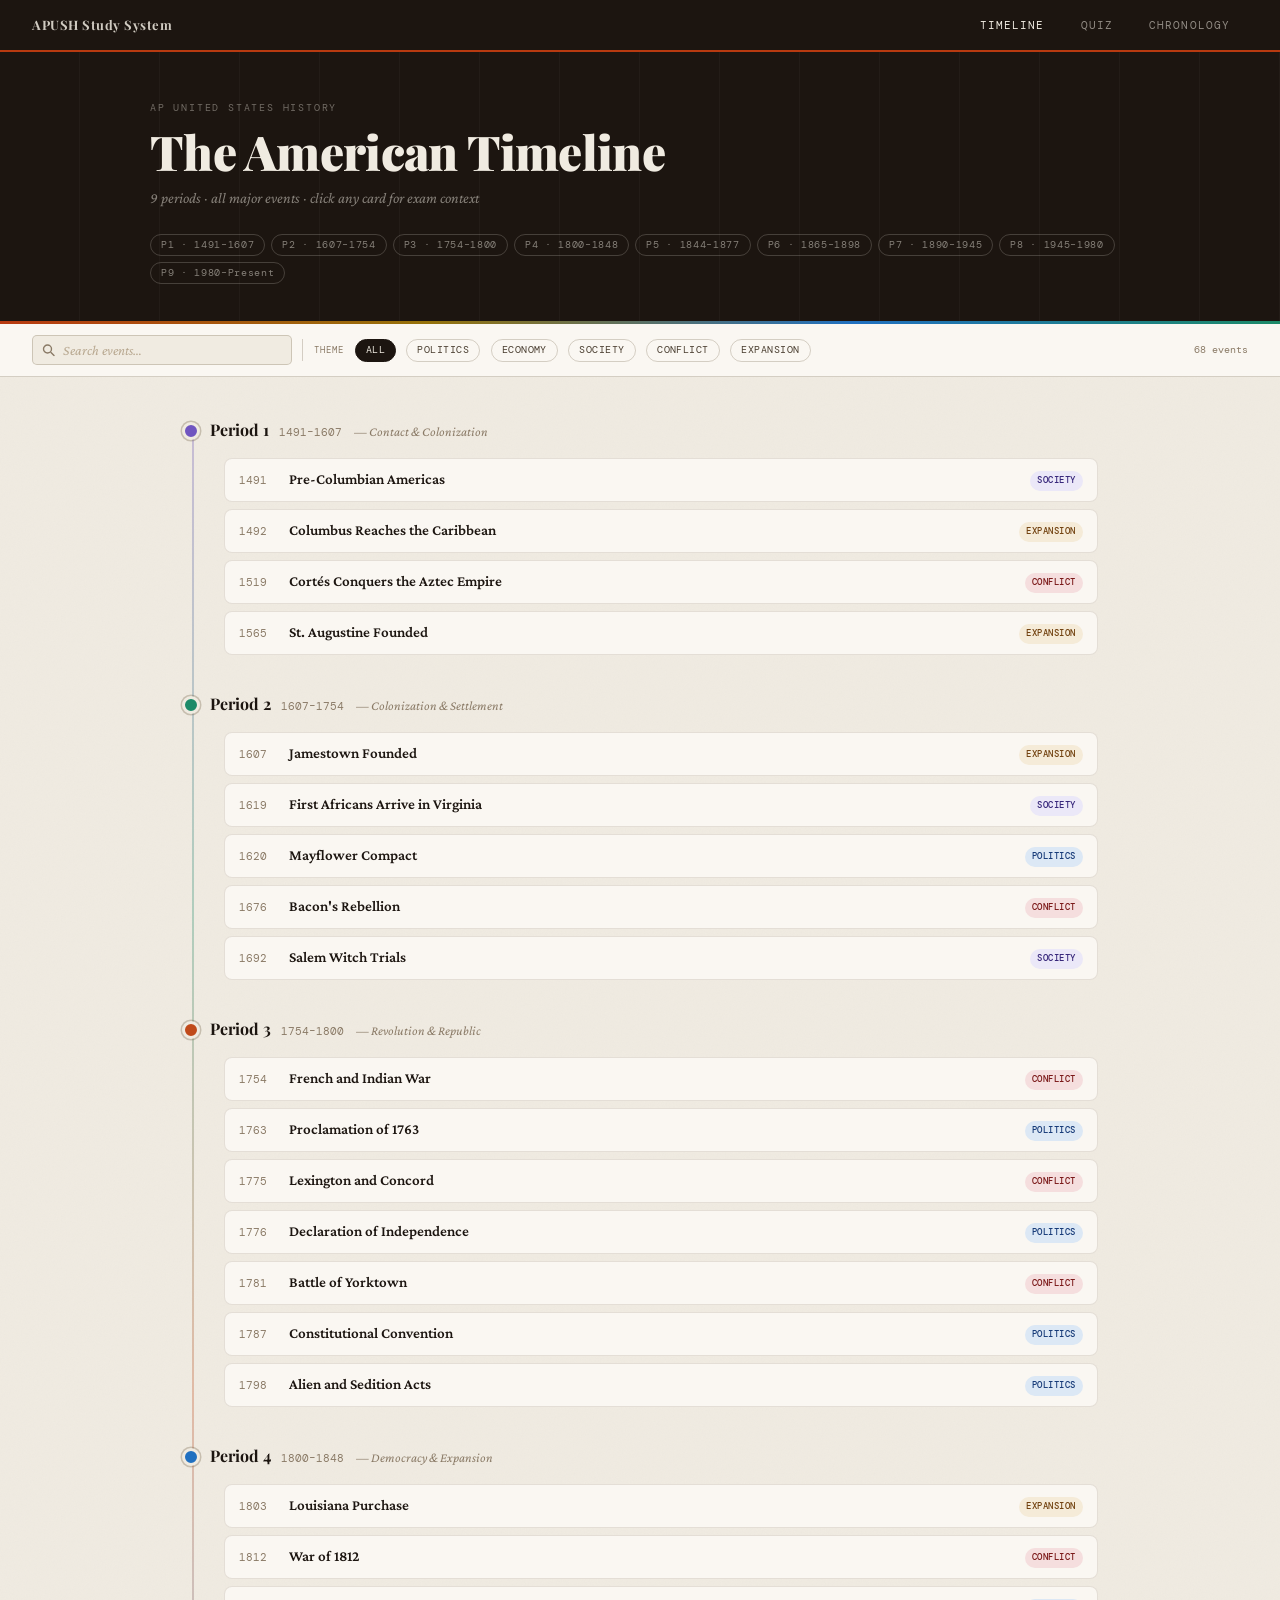
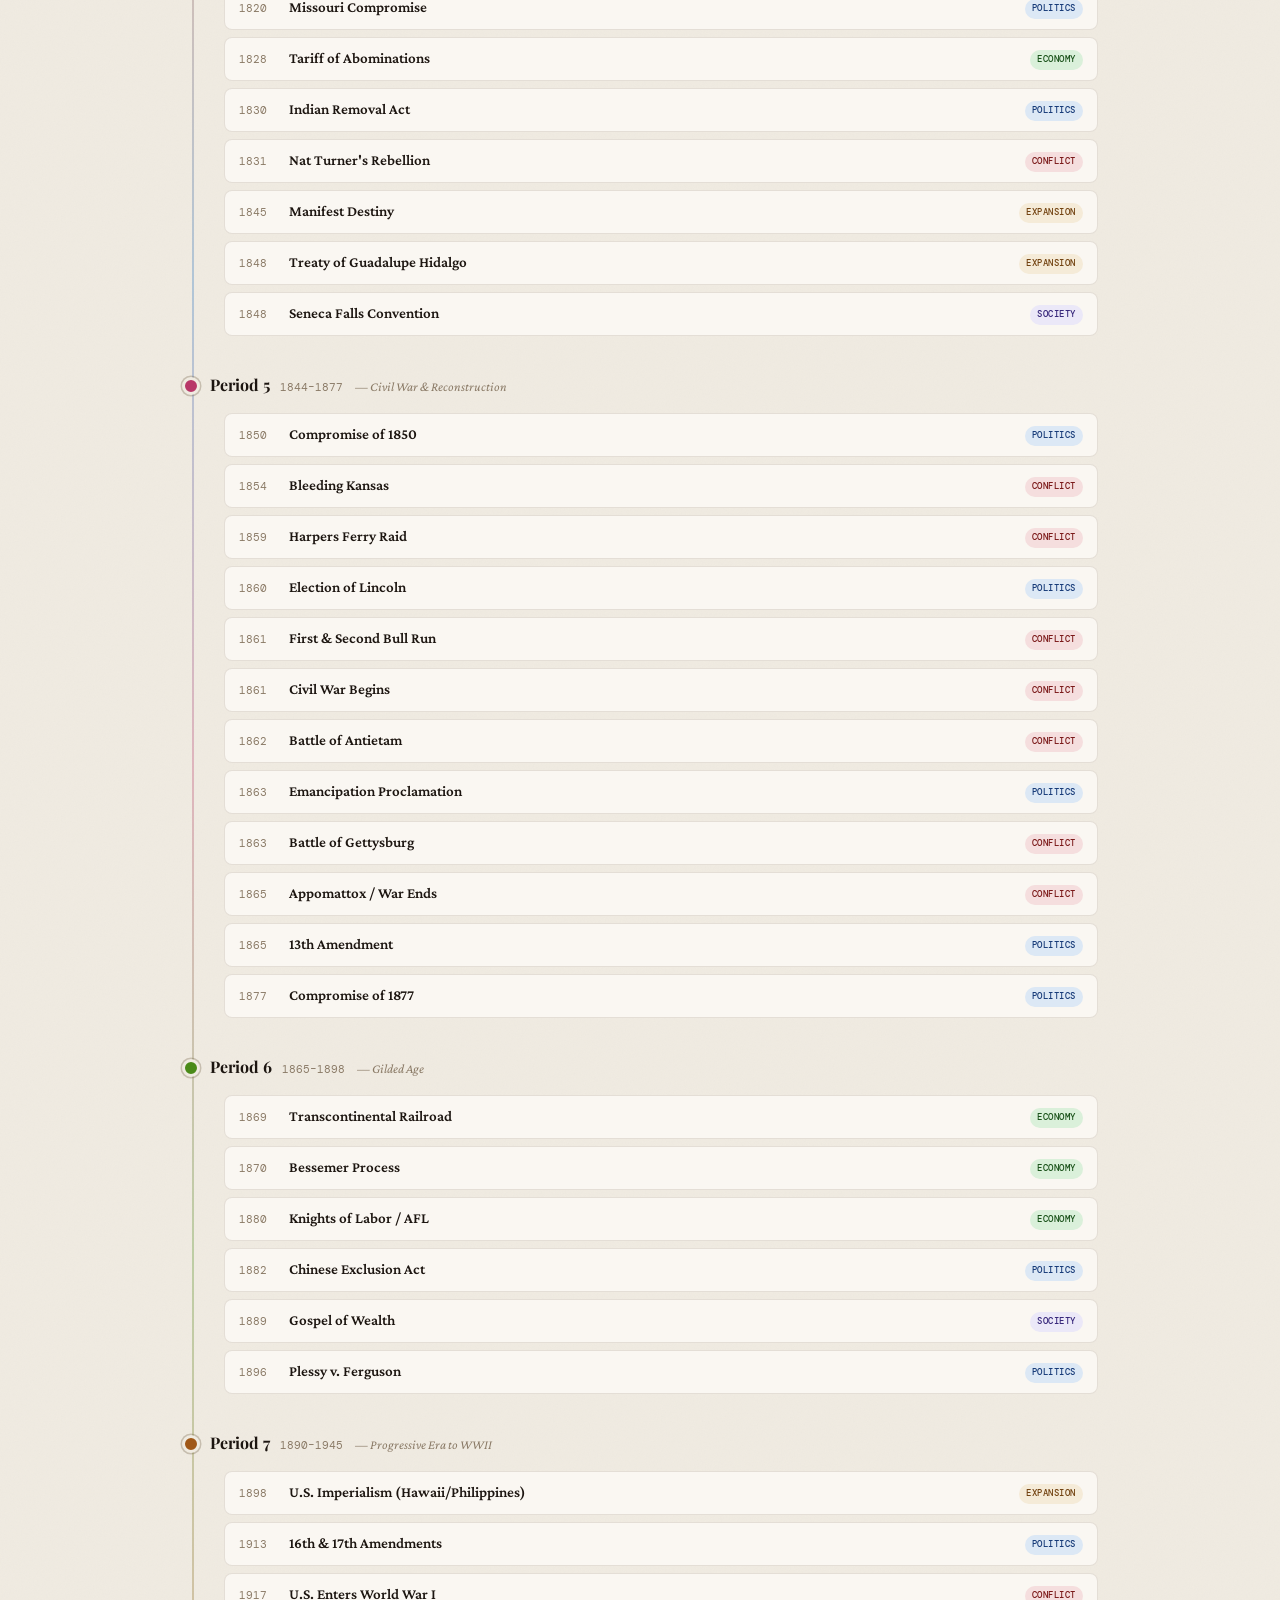
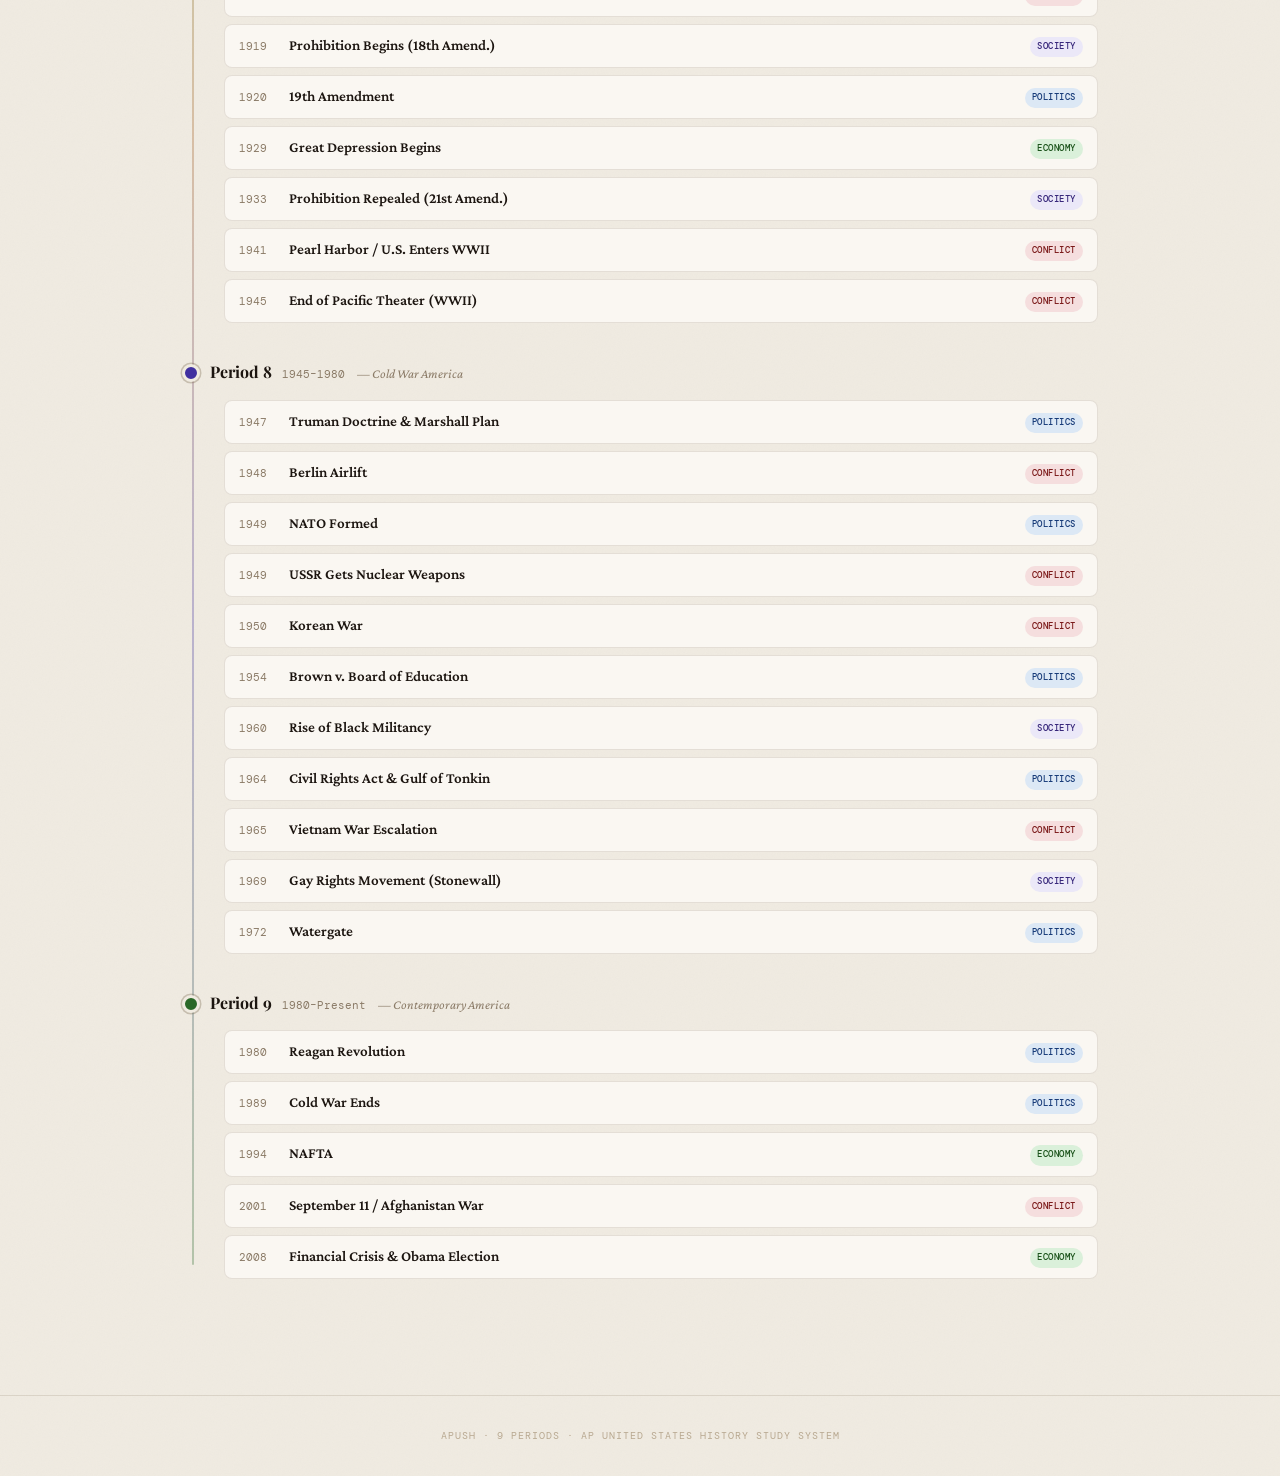
<file: index.html>
<!DOCTYPE html>
<html lang="en">

<head>
  <meta charset="UTF-8">
  <meta name="viewport" content="width=device-width, initial-scale=1.0">
  <title>APUSH Timeline</title>
  <link rel="stylesheet" href="style.css">
</head>

<body>

  <!-- NAV -->
  <nav class="nav">
    <span class="nav-brand">APUSH Study System</span>
    <a href="index.html" class="active">Timeline</a>
    <a href="quiz.html">Quiz</a>
    <a href="chronology.html">Chronology</a>
  </nav>

  <!-- HEADER -->
  <header class="page-header">
    <div class="header-inner">
      <div class="header-eyebrow">AP United States History</div>
      <h1>The American Timeline</h1>
      <p class="header-sub">9 periods · all major events · click any card for exam context</p>
      <div class="period-pills" id="period-pills"></div>
    </div>
  </header>

  <!-- CONTROLS -->
  <div class="controls">
    <div class="search-wrap">
      <svg class="search-icon" width="13" height="13" viewBox="0 0 13 13" fill="none">
        <circle cx="5.5" cy="5.5" r="4" stroke="currentColor" stroke-width="1.4" />
        <path d="M9 9L12 12" stroke="currentColor" stroke-width="1.4" stroke-linecap="round" />
      </svg>
      <input class="search-input" id="srch" type="text" placeholder="Search events…" oninput="render()">
    </div>
    <div class="ctrl-sep"></div>
    <span class="ctrl-label">Theme</span>
    <button class="tag-btn on" data-t="all" onclick="setTag(this)">All</button>
    <button class="tag-btn" data-t="politics" onclick="setTag(this)">Politics</button>
    <button class="tag-btn" data-t="economy" onclick="setTag(this)">Economy</button>
    <button class="tag-btn" data-t="society" onclick="setTag(this)">Society</button>
    <button class="tag-btn" data-t="conflict" onclick="setTag(this)">Conflict</button>
    <button class="tag-btn" data-t="expansion" onclick="setTag(this)">Expansion</button>
    <span class="count-pill" id="count"></span>
  </div>

  <!-- TIMELINE -->
  <main class="main">
    <div class="timeline" id="tl">
      <div class="tl-spine"></div>
    </div>
  </main>

  <!-- MODAL -->
  <div class="overlay" id="overlay" onclick="if(event.target===this)closeModal()">
    <div class="modal" id="modal">
      <div class="modal-bar" id="m-bar"></div>
      <div class="modal-body">
        <button class="modal-close" onclick="closeModal()">×</button>
        <div class="modal-year" id="m-yr"></div>
        <div class="modal-title" id="m-title"></div>
        <div class="modal-desc" id="m-desc"></div>
        <div class="modal-conn">
          <strong>APUSH Connection</strong>
          <span id="m-conn"></span>
        </div>
      </div>
    </div>
  </div>

  <footer>APUSH · 9 Periods · AP United States History Study System</footer>

  <script src="data.js"></script>
  <script>
    const TC = {
      politics: { bg: 'var(--tag-politics-bg)', tx: 'var(--tag-politics-tx)' },
      economy: { bg: 'var(--tag-economy-bg)', tx: 'var(--tag-economy-tx)' },
      society: { bg: 'var(--tag-society-bg)', tx: 'var(--tag-society-tx)' },
      conflict: { bg: 'var(--tag-conflict-bg)', tx: 'var(--tag-conflict-tx)' },
      expansion: { bg: 'var(--tag-expansion-bg)', tx: 'var(--tag-expansion-tx)' },
    };

    // group events by period in order
    const BY_PERIOD = {};
    EVENTS.forEach(e => {
      if (!BY_PERIOD[e.p]) BY_PERIOD[e.p] = [];
      BY_PERIOD[e.p].push(e);
    });

    let activeTag = 'all', activePid = null;

    // Build header period pills
    function buildPills() {
      const c = document.getElementById('period-pills');
      Object.keys(PERIODS).forEach(pid => {
        const p = PERIODS[pid];
        const btn = document.createElement('button');
        btn.className = 'period-pill';
        btn.textContent = `P${pid} · ${p.dates}`;
        btn.dataset.pid = pid;
        btn.onclick = () => {
          activePid = (activePid == pid) ? null : +pid;
          document.querySelectorAll('.period-pill').forEach(b =>
            b.classList.toggle('on', +b.dataset.pid === activePid));
          render();
        };
        c.appendChild(btn);
      });
    }

    function render() {
      const tl = document.getElementById('tl');
      // keep spine, remove old blocks
      const spine = tl.querySelector('.tl-spine');
      tl.innerHTML = '';
      tl.appendChild(spine);

      const q = document.getElementById('srch').value.toLowerCase().trim();
      let total = 0;

      Object.keys(PERIODS).forEach((pid, pi) => {
        const p = PERIODS[pid];
        const events = (BY_PERIOD[pid] || []).filter(e => {
          const tagOk = activeTag === 'all' || e.tag === activeTag;
          const pidOk = activePid === null || activePid == pid;
          const srchOk = !q || e.title.toLowerCase().includes(q) || e.desc.toLowerCase().includes(q) || String(e.year).includes(q);
          return tagOk && pidOk && srchOk;
        });
        if (!events.length) return;
        total += events.length;

        const block = document.createElement('div');
        block.className = 'period-block anim';
        block.style.animationDelay = (pi * .04) + 's';

        const head = document.createElement('div');
        head.className = 'period-header';
        head.innerHTML = `
      <div class="period-dot" style="background:${p.color}"></div>
      <span class="period-label">Period ${pid}</span>
      <span class="period-dates">${p.dates}</span>
      <span class="period-theme">— ${p.theme}</span>
    `;
        block.appendChild(head);

        const list = document.createElement('div');
        list.className = 'ev-list';

        events.sort((a, b) => a.year - b.year).forEach(e => {
          const tc = TC[e.tag] || { bg: '#eee', tx: '#555' };
          const card = document.createElement('div');
          card.className = 'ev-card';
          card.innerHTML = `
        <span class="ev-year">${e.year}</span>
        <span class="ev-name">${e.title}</span>
        <span class="ev-tag" style="background:${tc.bg};color:${tc.tx}">${e.tag}</span>
      `;
          card.onclick = () => openModal(e, p.color);
          list.appendChild(card);
        });

        block.appendChild(list);
        tl.appendChild(block);
      });

      if (!total) {
        const em = document.createElement('div');
        em.className = 'empty-state';
        em.textContent = 'No events match your search or filters.';
        tl.appendChild(em);
      }
      document.getElementById('count').textContent = total + ' event' + (total === 1 ? '' : 's');
    }

    function setTag(el) {
      activeTag = el.dataset.t;
      document.querySelectorAll('.tag-btn').forEach(b => b.classList.toggle('on', b.dataset.t === activeTag));
      render();
    }

    function openModal(e, color) {
      document.getElementById('m-bar').style.background = color;
      document.getElementById('m-yr').textContent = e.year;
      document.getElementById('m-title').textContent = e.title;
      document.getElementById('m-desc').textContent = e.desc;
      document.getElementById('m-conn').textContent = e.conn;
      document.getElementById('overlay').classList.add('open');
    }

    function closeModal() {
      document.getElementById('overlay').classList.remove('open');
    }

    document.addEventListener('keydown', e => { if (e.key === 'Escape') closeModal(); });

    buildPills();
    render();
  </script>
</body>

</html>
</file>
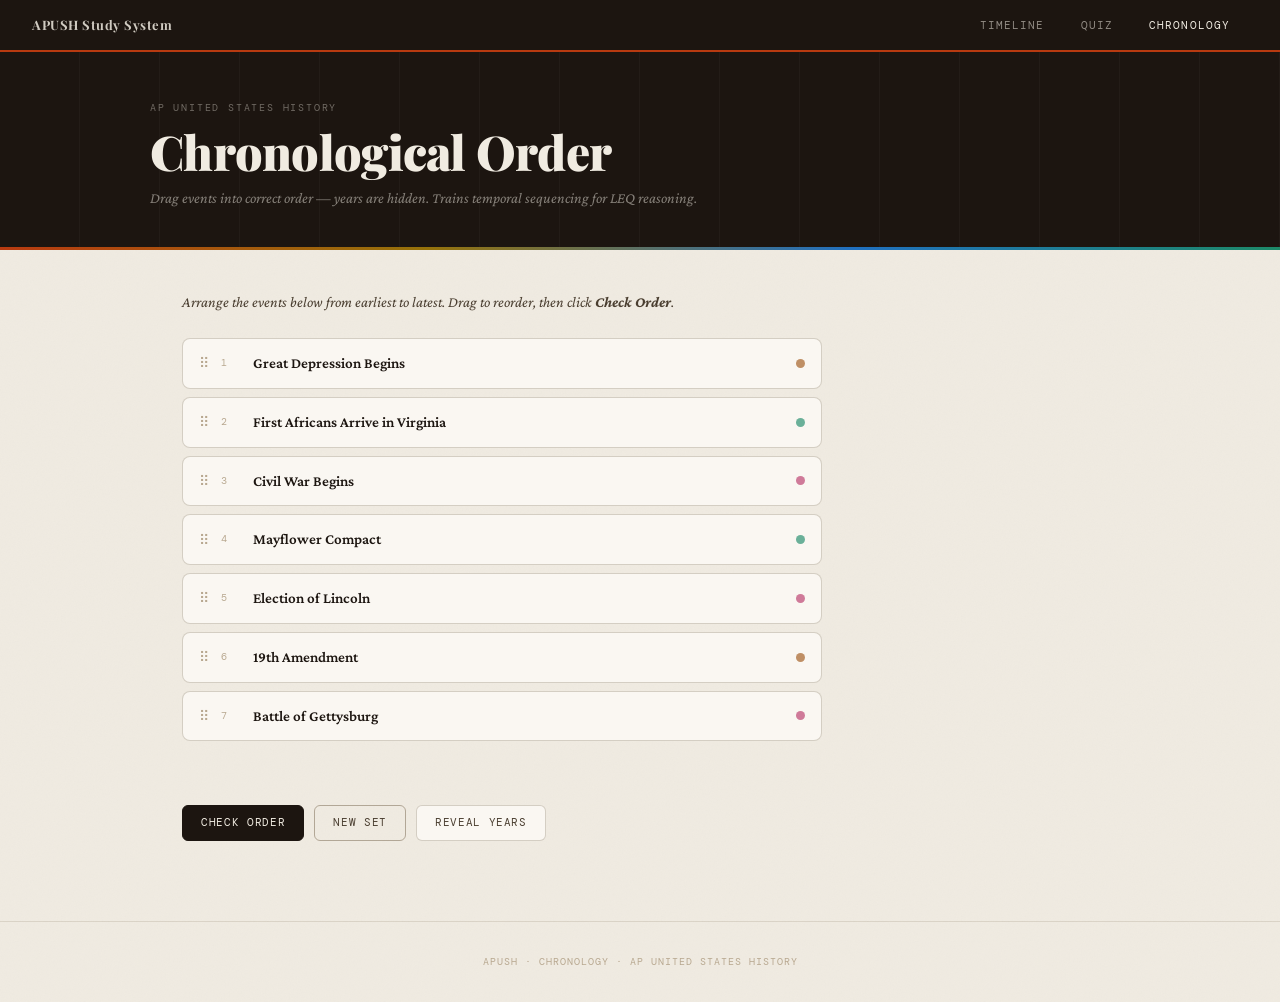
<file: chronology.html>
<!DOCTYPE html>
<html lang="en">

<head>
    <meta charset="UTF-8">
    <meta name="viewport" content="width=device-width, initial-scale=1.0">
    <title>APUSH Chronology</title>
    <link rel="stylesheet" href="style.css">
</head>

<body>

    <!-- NAV -->
    <nav class="nav">
        <span class="nav-brand">APUSH Study System</span>
        <a href="index.html">Timeline</a>
        <a href="quiz.html">Quiz</a>
        <a href="chronology.html" class="active">Chronology</a>
    </nav>

    <!-- HEADER -->
    <header class="page-header">
        <div class="header-inner">
            <div class="header-eyebrow">AP United States History</div>
            <h1>Chronological Order</h1>
            <p class="header-sub">Drag events into correct order — years are hidden. Trains temporal sequencing for LEQ
                reasoning.</p>
        </div>
    </header>

    <!-- MAIN -->
    <main class="main">

        <p class="chrono-instructions" id="instructions">
            Arrange the events below from <em>earliest to latest</em>. Drag to reorder, then click <strong>Check
                Order</strong>.
        </p>

        <div class="chrono-list" id="chrono-list"></div>

        <div class="chrono-result" id="result"></div>

        <div class="chrono-actions">
            <button class="btn btn-primary" onclick="check()">Check Order</button>
            <button class="btn btn-secondary" onclick="newSet()">New Set</button>
            <button class="btn btn-ghost" onclick="reveal()">Reveal Years</button>
        </div>

    </main>

    <footer>APUSH · Chronology · AP United States History</footer>

    <script src="data.js"></script>
    <script>
        let set = [];
        let revealed = false;
        let dragSrc = null;

        const PCOLORS = Object.fromEntries(
            Object.entries(PERIODS).map(([k, v]) => [k, v.color])
        );

        function newSet() {
            revealed = false;
            const pool = [...EVENTS].sort(() => Math.random() - 0.5).slice(0, 7);
            // shuffle so they're NOT in order
            set = pool.sort(() => Math.random() - 0.5);
            document.getElementById('result').textContent = '';
            render();
        }

        function render() {
            const list = document.getElementById('chrono-list');
            list.innerHTML = '';

            set.forEach((e, i) => {
                const item = document.createElement('div');
                item.className = 'chrono-item';
                item.draggable = true;
                item.dataset.idx = i;

                const periodColor = PCOLORS[e.p] || '#888';

                item.innerHTML = `
      <span class="drag-handle">⠿</span>
      <span class="chrono-num">${i + 1}</span>
      <span class="chrono-name">${e.title}${revealed ? ' <em style="font-family:\'DM Mono\',monospace;font-size:10px;color:var(--ink-3);font-style:normal;">(${e.year})</em>' : ''}</span>
      <span class="chrono-period-dot" style="background:${periodColor}" title="Period ${e.p}"></span>
    `;

                // Drag events
                item.addEventListener('dragstart', onDragStart);
                item.addEventListener('dragover', onDragOver);
                item.addEventListener('drop', onDrop);
                item.addEventListener('dragend', onDragEnd);
                item.addEventListener('dragleave', onDragLeave);

                list.appendChild(item);
            });
        }

        function onDragStart(e) {
            dragSrc = this;
            this.classList.add('dragging');
            e.dataTransfer.effectAllowed = 'move';
            e.dataTransfer.setData('text/plain', this.dataset.idx);
        }

        function onDragOver(e) {
            e.preventDefault();
            e.dataTransfer.dropEffect = 'move';
            if (this !== dragSrc) this.classList.add('drag-over');
        }

        function onDragLeave() {
            this.classList.remove('drag-over');
        }

        function onDrop(e) {
            e.preventDefault();
            this.classList.remove('drag-over');
            if (this === dragSrc) return;

            const fromIdx = +dragSrc.dataset.idx;
            const toIdx = +this.dataset.idx;

            // Reorder set array
            const moved = set.splice(fromIdx, 1)[0];
            set.splice(toIdx, 0, moved);

            // Clear any result styling
            document.getElementById('result').textContent = '';
            render();
        }

        function onDragEnd() {
            document.querySelectorAll('.chrono-item').forEach(el => {
                el.classList.remove('dragging', 'drag-over');
            });
        }

        function check() {
            const items = [...document.querySelectorAll('.chrono-item')];
            const years = items.map(el => {
                const idx = +el.dataset.idx;
                return set[idx] ? set[idx].year : 0;
            });

            // The set array is already reordered by drag, so just get years in current order
            const currentYears = set.map(e => e.year);
            const sortedYears = [...currentYears].sort((a, b) => a - b);

            const isCorrect = JSON.stringify(currentYears) === JSON.stringify(sortedYears);

            const resultEl = document.getElementById('result');

            // Color individual items
            const listItems = document.querySelectorAll('.chrono-item');
            listItems.forEach((el, i) => {
                el.classList.remove('correct-item', 'wrong-item');
                if (currentYears[i] === sortedYears[i]) {
                    el.classList.add('correct-item');
                } else {
                    el.classList.add('wrong-item');
                }
            });

            if (isCorrect) {
                resultEl.style.color = '#2a6a2a';
                resultEl.textContent = '✓ Correct! All events are in chronological order.';
            } else {
                // Count how many are in right position
                const rightCount = currentYears.filter((y, i) => y === sortedYears[i]).length;
                resultEl.style.color = '#8a2020';
                resultEl.textContent = `✗ Not quite — ${rightCount} of ${set.length} events are in the right position. Try again or reveal years.`;
            }
        }

        function reveal() {
            revealed = true;
            render();

            // Re-apply result colors if any
            const resultEl = document.getElementById('result');
            if (resultEl.textContent) check();
        }

        newSet();
    </script>
</body>

</html>
</file>
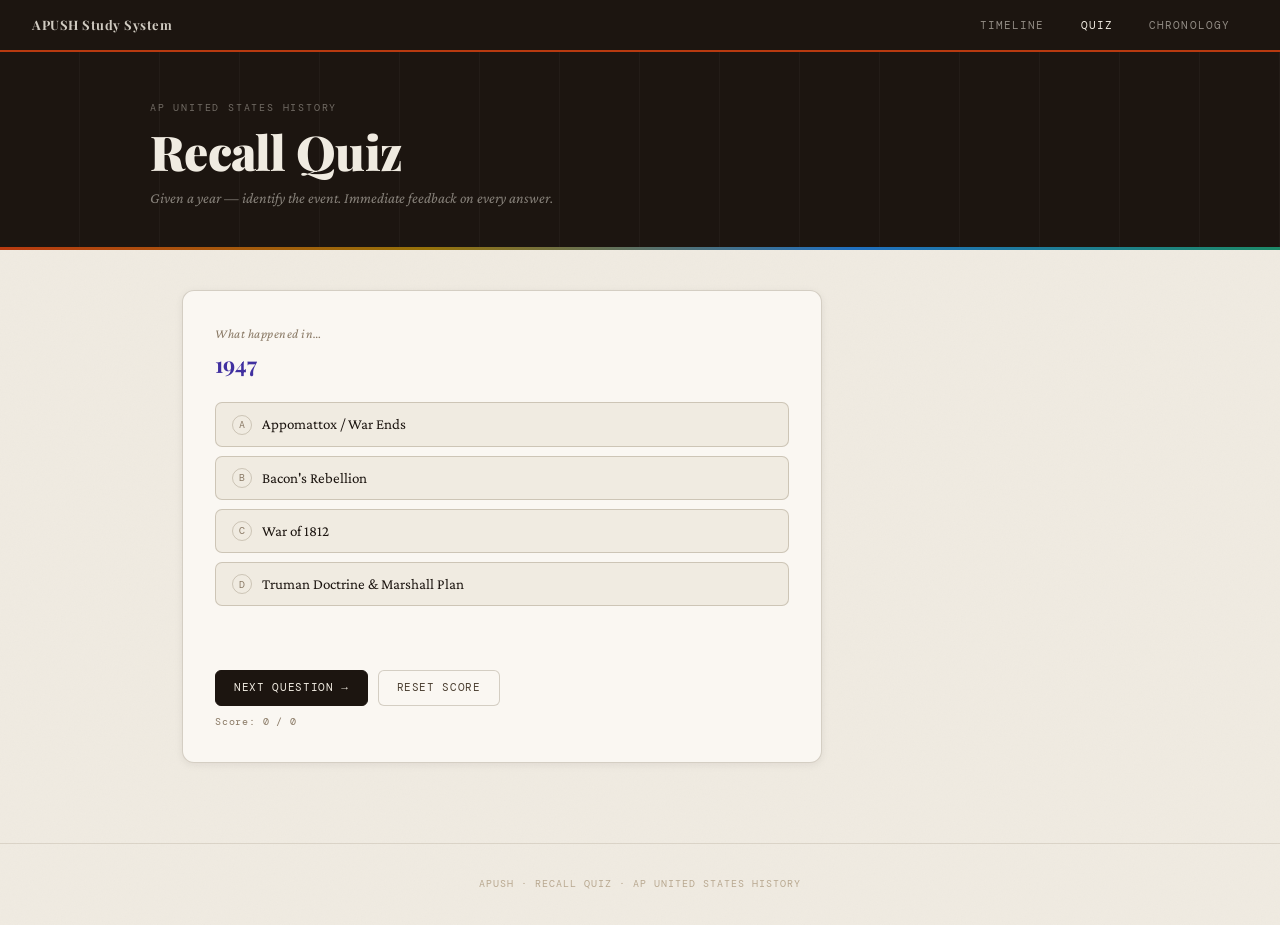
<file: quiz.html>
<!DOCTYPE html>
<html lang="en">

<head>
    <meta charset="UTF-8">
    <meta name="viewport" content="width=device-width, initial-scale=1.0">
    <title>APUSH Quiz</title>
    <link rel="stylesheet" href="style.css">
</head>

<body>

    <!-- NAV -->
    <nav class="nav">
        <span class="nav-brand">APUSH Study System</span>
        <a href="index.html">Timeline</a>
        <a href="quiz.html" class="active">Quiz</a>
        <a href="chronology.html">Chronology</a>
    </nav>

    <!-- HEADER -->
    <header class="page-header">
        <div class="header-inner">
            <div class="header-eyebrow">AP United States History</div>
            <h1>Recall Quiz</h1>
            <p class="header-sub">Given a year — identify the event. Immediate feedback on every answer.</p>
        </div>
    </header>

    <!-- MAIN -->
    <main class="main">
        <div class="quiz-card anim" id="quiz-card">

            <div class="quiz-prompt">What happened in…</div>
            <div class="quiz-question" id="q-year">—</div>

            <div class="quiz-options" id="q-opts"></div>

            <div class="quiz-feedback" id="q-feedback"></div>

            <div style="display:flex;gap:10px;align-items:center;flex-wrap:wrap;">
                <button class="btn btn-primary" id="next-btn" onclick="loadQuestion()" disabled>Next Question →</button>
                <button class="btn btn-ghost" onclick="resetScore()">Reset Score</button>
            </div>

            <div class="quiz-score" id="q-score">Score: 0 / 0</div>
        </div>
    </main>

    <footer>APUSH · Recall Quiz · AP United States History</footer>

    <script src="data.js"></script>
    <script>
        const LETTERS = ['A', 'B', 'C', 'D'];
        let cur = null;
        let answered = false;
        let correct = 0, total = 0;

        function loadQuestion() {
            answered = false;
            document.getElementById('next-btn').disabled = true;
            document.getElementById('q-feedback').textContent = '';

            // Pick a random event
            cur = EVENTS[Math.floor(Math.random() * EVENTS.length)];

            // Build 4 unique distractors
            const pool = EVENTS.filter(e => e.title !== cur.title);
            const distractors = [];
            while (distractors.length < 3) {
                const r = pool[Math.floor(Math.random() * pool.length)];
                if (!distractors.find(d => d.title === r.title)) distractors.push(r);
            }

            const options = [cur, ...distractors].sort(() => Math.random() - 0.5);

            // Determine the period for color
            const pColor = (PERIODS[cur.p] || {}).color || '#888';

            document.getElementById('q-year').textContent = cur.year;
            document.getElementById('q-year').style.color = pColor;

            const optsEl = document.getElementById('q-opts');
            optsEl.innerHTML = '';
            options.forEach((opt, i) => {
                const btn = document.createElement('button');
                btn.className = 'opt-btn';
                btn.innerHTML = `<span class="opt-letter">${LETTERS[i]}</span>${opt.title}`;
                btn.dataset.title = opt.title;
                btn.onclick = () => checkAnswer(btn, opt);
                optsEl.appendChild(btn);
            });
        }

        function checkAnswer(clickedBtn, chosen) {
            if (answered) return;
            answered = true;
            total++;

            const isCorrect = chosen.title === cur.title;
            if (isCorrect) correct++;

            // Style all buttons
            document.querySelectorAll('.opt-btn').forEach(btn => {
                btn.disabled = true;
                if (btn.dataset.title === cur.title) {
                    btn.classList.add('correct');
                } else if (btn === clickedBtn) {
                    btn.classList.add('wrong');
                }
            });

            const fb = document.getElementById('q-feedback');
            if (isCorrect) {
                fb.style.color = '#2a6a2a';
                fb.textContent = '✓ Correct — ' + cur.desc;
            } else {
                fb.style.color = '#8a2020';
                fb.textContent = '✗ Incorrect — the answer was ' + cur.title + '. ' + cur.desc;
            }

            document.getElementById('q-score').textContent =
                `Score: ${correct} / ${total} (${Math.round(correct / total * 100)}%)`;

            document.getElementById('next-btn').disabled = false;
        }

        function resetScore() {
            correct = 0; total = 0;
            document.getElementById('q-score').textContent = 'Score: 0 / 0';
            loadQuestion();
        }

        loadQuestion();
    </script>
</body>

</html>
</file>
<file: style.css>
/* ═══════════════════════════════════════════════════════
   APUSH STUDY SYSTEM — Shared Design System
   Aesthetic: Aged academic / editorial parchment
   Fonts: Playfair Display (headers) + Crimson Pro (body) + DM Mono (data)
   ═══════════════════════════════════════════════════════ */

@import url('https://fonts.googleapis.com/css2?family=Playfair+Display:ital,wght@0,400;0,700;0,900;1,400&family=Crimson+Pro:ital,wght@0,300;0,400;0,600;1,300;1,400&family=DM+Mono:wght@400;500&display=swap');

/* ── Design Tokens ── */
:root {
    /* Parchment palette */
    --bg: #f0ebe1;
    --bg-deep: #e8e1d4;
    --surface: #faf7f2;
    --surface-2: #f4efe6;
    --ink: #1c1510;
    --ink-2: #4a3e30;
    --ink-3: #8a7a66;
    --ink-4: #b8a890;
    --border: rgba(80, 60, 30, .13);
    --border-2: rgba(80, 60, 30, .22);
    --border-3: rgba(80, 60, 30, .38);
    --accent: #b83a10;
    --accent-light: #f5e4dc;
    --gold: #96720a;
    --gold-light: #f5edce;
    --shadow-sm: 0 2px 8px rgba(30, 20, 10, .07);
    --shadow-md: 0 6px 24px rgba(30, 20, 10, .10);
    --shadow-lg: 0 16px 48px rgba(30, 20, 10, .14);

    /* Period colors */
    --p1: #6b52b8;
    --p2: #1d8a68;
    --p3: #c04a1a;
    --p4: #2070c0;
    --p5: #b83868;
    --p6: #4a8a18;
    --p7: #a05818;
    --p8: #4030a0;
    --p9: #286828;

    /* Tag colors */
    --tag-politics-bg: #dce8f5;
    --tag-politics-tx: #163a78;
    --tag-economy-bg: #daf0da;
    --tag-economy-tx: #1a521a;
    --tag-society-bg: #ebe8f8;
    --tag-society-tx: #36267a;
    --tag-conflict-bg: #f5dede;
    --tag-conflict-tx: #7a1818;
    --tag-expansion-bg: #f5ebd8;
    --tag-expansion-tx: #724210;
}

/* ── Reset ── */
*,
*::before,
*::after {
    box-sizing: border-box;
    margin: 0;
    padding: 0;
}

html {
    scroll-behavior: smooth;
}

body {
    font-family: 'Crimson Pro', Georgia, serif;
    font-size: 16px;
    line-height: 1.65;
    background: var(--bg);
    color: var(--ink);
    min-height: 100vh;
    /* subtle paper grain */
    background-image:
        url("data:image/svg+xml,%3Csvg xmlns='http://www.w3.org/2000/svg' width='300' height='300'%3E%3Cfilter id='n'%3E%3CfeTurbulence type='fractalNoise' baseFrequency='0.75' numOctaves='4' stitchTiles='stitch'/%3E%3CfeColorMatrix type='saturate' values='0'/%3E%3C/filter%3E%3Crect width='300' height='300' filter='url(%23n)' opacity='0.035'/%3E%3C/svg%3E");
}

/* ── Navigation ── */
.nav {
    position: sticky;
    top: 0;
    z-index: 100;
    background: var(--ink);
    display: flex;
    align-items: center;
    gap: 0;
    padding: 0 2rem;
    border-bottom: 2px solid var(--accent);
}

.nav-brand {
    font-family: 'Playfair Display', serif;
    font-size: 13px;
    font-weight: 700;
    color: var(--bg);
    letter-spacing: .04em;
    padding: 14px 0;
    margin-right: auto;
    opacity: .85;
    text-decoration: none;
}

.nav a {
    font-family: 'DM Mono', monospace;
    font-size: 11px;
    letter-spacing: .1em;
    text-transform: uppercase;
    color: rgba(240, 235, 225, .55);
    text-decoration: none;
    padding: 16px 18px;
    border-bottom: 2px solid transparent;
    margin-bottom: -2px;
    transition: color .15s, border-color .15s;
}

.nav a:hover {
    color: rgba(240, 235, 225, .9);
}

.nav a.active {
    color: var(--bg);
    border-bottom-color: var(--accent);
}

/* ── Page Header ── */
.page-header {
    background: var(--ink);
    padding: 3rem 2rem 2.5rem;
    position: relative;
    overflow: hidden;
}

.page-header::before {
    content: '';
    position: absolute;
    inset: 0;
    background: repeating-linear-gradient(90deg,
            transparent, transparent 79px,
            rgba(255, 255, 255, .03) 79px, rgba(255, 255, 255, .03) 80px);
    pointer-events: none;
}

.page-header::after {
    content: '';
    position: absolute;
    bottom: 0;
    left: 0;
    right: 0;
    height: 3px;
    background: linear-gradient(90deg, var(--accent), var(--gold), var(--p4), var(--p2));
}

.header-inner {
    max-width: 980px;
    margin: 0 auto;
    position: relative;
}

.header-eyebrow {
    font-family: 'DM Mono', monospace;
    font-size: 10px;
    letter-spacing: .18em;
    text-transform: uppercase;
    color: rgba(240, 235, 225, .4);
    margin-bottom: .6rem;
}

.page-header h1 {
    font-family: 'Playfair Display', serif;
    font-size: clamp(2rem, 5vw, 3rem);
    font-weight: 900;
    color: var(--bg);
    line-height: 1.08;
    letter-spacing: -.015em;
    margin-bottom: .5rem;
}

.header-sub {
    font-family: 'Crimson Pro', serif;
    font-size: 15px;
    font-style: italic;
    color: rgba(240, 235, 225, .5);
    max-width: 560px;
    line-height: 1.6;
}

/* ── Controls Bar ── */
.controls {
    background: var(--surface);
    border-bottom: 1px solid var(--border-2);
    position: sticky;
    top: 48px;
    z-index: 80;
    padding: .7rem 2rem;
    display: flex;
    align-items: center;
    gap: .65rem;
    flex-wrap: wrap;
}

.search-wrap {
    position: relative;
    flex: 1;
    min-width: 160px;
    max-width: 260px;
}

.search-icon {
    position: absolute;
    left: 10px;
    top: 50%;
    transform: translateY(-50%);
    color: var(--ink-3);
    pointer-events: none;
}

.search-input {
    width: 100%;
    font-family: 'Crimson Pro', serif;
    font-size: 14px;
    padding: 6px 10px 6px 30px;
    border: 1px solid var(--border-2);
    border-radius: 5px;
    background: var(--bg);
    color: var(--ink);
    outline: none;
    transition: border-color .15s;
}

.search-input::placeholder {
    color: var(--ink-4);
    font-style: italic;
}

.search-input:focus {
    border-color: var(--accent);
}

.ctrl-sep {
    width: 1px;
    height: 22px;
    background: var(--border-2);
    flex-shrink: 0;
}

.ctrl-label {
    font-family: 'DM Mono', monospace;
    font-size: 9px;
    letter-spacing: .12em;
    text-transform: uppercase;
    color: var(--ink-3);
    flex-shrink: 0;
}

.tag-btn {
    font-family: 'DM Mono', monospace;
    font-size: 9.5px;
    letter-spacing: .05em;
    text-transform: uppercase;
    padding: 4px 10px;
    border-radius: 20px;
    border: 1px solid var(--border-2);
    background: transparent;
    color: var(--ink-2);
    cursor: pointer;
    transition: all .14s;
    line-height: 1.4;
}

.tag-btn:hover {
    background: var(--bg-deep);
}

.tag-btn.on[data-t="all"] {
    background: var(--ink);
    color: var(--bg);
    border-color: var(--ink);
}

.tag-btn.on[data-t="politics"] {
    background: var(--tag-politics-bg);
    color: var(--tag-politics-tx);
    border-color: transparent;
}

.tag-btn.on[data-t="economy"] {
    background: var(--tag-economy-bg);
    color: var(--tag-economy-tx);
    border-color: transparent;
}

.tag-btn.on[data-t="society"] {
    background: var(--tag-society-bg);
    color: var(--tag-society-tx);
    border-color: transparent;
}

.tag-btn.on[data-t="conflict"] {
    background: var(--tag-conflict-bg);
    color: var(--tag-conflict-tx);
    border-color: transparent;
}

.tag-btn.on[data-t="expansion"] {
    background: var(--tag-expansion-bg);
    color: var(--tag-expansion-tx);
    border-color: transparent;
}

.count-pill {
    font-family: 'DM Mono', monospace;
    font-size: 10px;
    color: var(--ink-3);
    margin-left: auto;
}

/* ── Main container ── */
.main {
    max-width: 980px;
    margin: 0 auto;
    padding: 2.5rem 2rem 5rem;
}

/* ── Timeline ── */
.timeline {
    position: relative;
    padding-left: 32px;
}

.tl-spine {
    position: absolute;
    left: 10px;
    top: 14px;
    bottom: 14px;
    width: 2px;
    background: linear-gradient(180deg,
            var(--p1) 0%, var(--p2) 12%, var(--p3) 24%, var(--p4) 36%,
            var(--p5) 48%, var(--p6) 60%, var(--p7) 72%, var(--p8) 84%, var(--p9) 100%);
    opacity: .3;
    border-radius: 2px;
}

.period-block {
    margin-bottom: 2.25rem;
}

.period-header {
    display: flex;
    align-items: baseline;
    gap: 10px;
    margin-bottom: .9rem;
    position: relative;
}

.period-dot {
    width: 18px;
    height: 18px;
    border-radius: 50%;
    flex-shrink: 0;
    margin-left: -32px;
    border: 3px solid var(--bg);
    box-shadow: 0 0 0 1.5px rgba(80, 60, 30, .25);
    position: relative;
    z-index: 2;
    top: 4px;
}

.period-label {
    font-family: 'Playfair Display', serif;
    font-size: 16px;
    font-weight: 700;
    color: var(--ink);
}

.period-dates {
    font-family: 'DM Mono', monospace;
    font-size: 10.5px;
    color: var(--ink-3);
}

.period-theme {
    font-family: 'Crimson Pro', serif;
    font-size: 13px;
    font-style: italic;
    color: var(--ink-3);
    margin-left: 2px;
}

.ev-list {
    padding-left: 10px;
    display: flex;
    flex-direction: column;
    gap: 7px;
}

.ev-card {
    background: var(--surface);
    border: 1px solid var(--border);
    border-radius: 8px;
    padding: 10px 14px;
    display: flex;
    gap: 12px;
    align-items: flex-start;
    cursor: pointer;
    transition: border-color .15s, box-shadow .15s, transform .12s;
    position: relative;
}

.ev-card:hover {
    border-color: var(--border-3);
    box-shadow: var(--shadow-md);
    transform: translateX(3px);
}

.ev-year {
    font-family: 'DM Mono', monospace;
    font-size: 10.5px;
    color: var(--ink-3);
    min-width: 38px;
    padding-top: 3px;
    flex-shrink: 0;
}

.ev-name {
    font-family: 'Crimson Pro', serif;
    font-size: 15px;
    font-weight: 600;
    color: var(--ink);
    flex: 1;
    line-height: 1.35;
}

.ev-tag {
    font-family: 'DM Mono', monospace;
    font-size: 8.5px;
    letter-spacing: .06em;
    text-transform: uppercase;
    padding: 3px 7px;
    border-radius: 20px;
    flex-shrink: 0;
    margin-top: 2px;
    font-weight: 500;
}

/* ── Modal ── */
.overlay {
    display: none;
    position: fixed;
    inset: 0;
    background: rgba(28, 21, 16, .55);
    z-index: 500;
    align-items: center;
    justify-content: center;
    padding: 1rem;
    backdrop-filter: blur(3px);
}

.overlay.open {
    display: flex;
}

.modal {
    background: var(--surface);
    border: 1px solid var(--border-3);
    border-radius: 12px;
    max-width: 500px;
    width: 100%;
    overflow: hidden;
    box-shadow: var(--shadow-lg);
    animation: modalIn .2s ease;
}

@keyframes modalIn {
    from {
        opacity: 0;
        transform: translateY(14px) scale(.98);
    }

    to {
        opacity: 1;
        transform: none;
    }
}

.modal-bar {
    height: 4px;
}

.modal-body {
    padding: 1.6rem;
}

.modal-close {
    float: right;
    width: 28px;
    height: 28px;
    border: 1px solid var(--border-2);
    border-radius: 50%;
    background: var(--bg);
    cursor: pointer;
    font-size: 16px;
    color: var(--ink-2);
    display: flex;
    align-items: center;
    justify-content: center;
    margin: -4px -4px 12px 12px;
    transition: border-color .15s;
    line-height: 1;
}

.modal-close:hover {
    border-color: var(--border-3);
}

.modal-year {
    font-family: 'DM Mono', monospace;
    font-size: 10px;
    color: var(--ink-3);
    letter-spacing: .08em;
    margin-bottom: 5px;
}

.modal-title {
    font-family: 'Playfair Display', serif;
    font-size: 20px;
    font-weight: 700;
    color: var(--ink);
    line-height: 1.25;
    margin-bottom: 12px;
}

.modal-desc {
    font-family: 'Crimson Pro', serif;
    font-size: 15px;
    color: var(--ink-2);
    line-height: 1.7;
    margin-bottom: 14px;
}

.modal-conn {
    background: var(--gold-light);
    border-left: 3px solid var(--gold);
    border-radius: 0 6px 6px 0;
    padding: 10px 14px;
    font-family: 'Crimson Pro', serif;
    font-size: 13.5px;
    color: var(--ink-2);
    line-height: 1.65;
}

.modal-conn strong {
    font-family: 'DM Mono', monospace;
    font-size: 9px;
    letter-spacing: .1em;
    text-transform: uppercase;
    color: var(--gold);
    display: block;
    margin-bottom: 4px;
}

/* ── Buttons (shared) ── */
.btn {
    font-family: 'DM Mono', monospace;
    font-size: 11px;
    letter-spacing: .06em;
    text-transform: uppercase;
    padding: 9px 18px;
    border-radius: 6px;
    border: 1px solid var(--border-3);
    cursor: pointer;
    transition: all .15s;
    line-height: 1.4;
}

.btn-primary {
    background: var(--ink);
    color: var(--bg);
    border-color: var(--ink);
}

.btn-primary:hover {
    background: var(--accent);
    border-color: var(--accent);
}

.btn-secondary {
    background: transparent;
    color: var(--ink-2);
}

.btn-secondary:hover {
    background: var(--bg-deep);
}

.btn-ghost {
    background: var(--surface);
    color: var(--ink-2);
    border-color: var(--border-2);
}

.btn-ghost:hover {
    background: var(--bg-deep);
    border-color: var(--border-3);
}

/* ── Quiz ── */
.quiz-card {
    background: var(--surface);
    border: 1px solid var(--border-2);
    border-radius: 12px;
    padding: 2rem;
    box-shadow: var(--shadow-sm);
    max-width: 640px;
}

.quiz-prompt {
    font-family: 'Crimson Pro', serif;
    font-size: 13px;
    font-style: italic;
    color: var(--ink-3);
    letter-spacing: .04em;
    margin-bottom: .4rem;
}

.quiz-question {
    font-family: 'Playfair Display', serif;
    font-size: 22px;
    font-weight: 700;
    color: var(--ink);
    line-height: 1.25;
    margin-bottom: 1.5rem;
}

.quiz-options {
    display: flex;
    flex-direction: column;
    gap: 9px;
    margin-bottom: 1.5rem;
}

.opt-btn {
    text-align: left;
    font-family: 'Crimson Pro', serif;
    font-size: 15px;
    padding: 11px 16px;
    border-radius: 7px;
    border: 1px solid var(--border-2);
    background: var(--bg);
    color: var(--ink);
    cursor: pointer;
    transition: all .14s;
    line-height: 1.35;
    position: relative;
    display: flex;
    align-items: center;
    gap: 10px;
}

.opt-btn:hover:not(:disabled) {
    border-color: var(--border-3);
    background: var(--surface-2);
    transform: translateX(3px);
}

.opt-btn:disabled {
    cursor: default;
}

.opt-btn.correct {
    background: #d8f5d8;
    border-color: #3a8a3a;
    color: #1a4a1a;
}

.opt-btn.wrong {
    background: #f5dada;
    border-color: #8a3a3a;
    color: #4a1a1a;
}

.opt-btn.missed {
    background: #f5edce;
    border-color: var(--gold);
    color: var(--ink-2);
}

.opt-letter {
    font-family: 'DM Mono', monospace;
    font-size: 10px;
    width: 20px;
    height: 20px;
    border-radius: 50%;
    border: 1px solid var(--border-2);
    display: flex;
    align-items: center;
    justify-content: center;
    flex-shrink: 0;
    color: var(--ink-3);
    transition: all .14s;
}

.opt-btn.correct .opt-letter {
    border-color: #3a8a3a;
    color: #1a4a1a;
    background: rgba(58, 138, 58, .12);
}

.opt-btn.wrong .opt-letter {
    border-color: #8a3a3a;
    color: #4a1a1a;
    background: rgba(138, 58, 58, .12);
}

.quiz-feedback {
    font-family: 'Crimson Pro', serif;
    font-size: 14px;
    font-style: italic;
    color: var(--ink-2);
    min-height: 1.5rem;
    margin-bottom: 1rem;
}

.quiz-score {
    font-family: 'DM Mono', monospace;
    font-size: 10px;
    letter-spacing: .08em;
    color: var(--ink-3);
    margin-top: .5rem;
}

/* ── Chronology ── */
.chrono-instructions {
    font-family: 'Crimson Pro', serif;
    font-size: 15px;
    font-style: italic;
    color: var(--ink-2);
    margin-bottom: 1.5rem;
    line-height: 1.6;
}

.chrono-list {
    display: flex;
    flex-direction: column;
    gap: 8px;
    margin-bottom: 1.5rem;
    max-width: 640px;
}

.chrono-item {
    background: var(--surface);
    border: 1px solid var(--border-2);
    border-radius: 8px;
    padding: 12px 16px;
    cursor: grab;
    display: flex;
    align-items: center;
    gap: 12px;
    user-select: none;
    transition: box-shadow .15s, transform .12s, border-color .15s;
}

.chrono-item:hover {
    border-color: var(--border-3);
}

.chrono-item.dragging {
    opacity: .5;
    cursor: grabbing;
}

.chrono-item.drag-over {
    border-color: var(--accent);
    background: var(--accent-light);
}

.chrono-item.correct-item {
    background: #d8f5d8;
    border-color: #3a8a3a;
}

.chrono-item.wrong-item {
    background: #f5dada;
    border-color: #8a3a3a;
}

.drag-handle {
    color: var(--ink-4);
    flex-shrink: 0;
    line-height: 1;
    font-size: 14px;
}

.chrono-num {
    font-family: 'DM Mono', monospace;
    font-size: 10px;
    color: var(--ink-4);
    min-width: 20px;
    flex-shrink: 0;
}

.chrono-name {
    font-family: 'Crimson Pro', serif;
    font-size: 15px;
    font-weight: 600;
    color: var(--ink);
    flex: 1;
}

.chrono-period-dot {
    width: 9px;
    height: 9px;
    border-radius: 50%;
    flex-shrink: 0;
    opacity: .65;
}

.chrono-result {
    font-family: 'Crimson Pro', serif;
    font-size: 15px;
    color: var(--ink-2);
    margin-bottom: 1rem;
    min-height: 1.5rem;
}

.chrono-actions {
    display: flex;
    gap: 10px;
    flex-wrap: wrap;
}

/* ── Period filter pills (header) ── */
.period-pills {
    display: flex;
    flex-wrap: wrap;
    gap: 6px;
    margin-top: 1.5rem;
}

.period-pill {
    font-family: 'DM Mono', monospace;
    font-size: 9.5px;
    letter-spacing: .07em;
    padding: 4px 10px;
    border-radius: 20px;
    border: 1px solid rgba(240, 235, 225, .2);
    color: rgba(240, 235, 225, .5);
    cursor: pointer;
    transition: all .15s;
    background: transparent;
}

.period-pill:hover {
    background: rgba(240, 235, 225, .08);
    border-color: rgba(240, 235, 225, .35);
    color: rgba(240, 235, 225, .85);
}

.period-pill.on {
    border-color: var(--accent);
    color: var(--accent);
}

/* ── Empty state ── */
.empty-state {
    padding: 4rem 2rem;
    text-align: center;
    color: var(--ink-3);
    font-family: 'Crimson Pro', serif;
    font-style: italic;
    font-size: 15px;
}

/* ── Footer ── */
footer {
    text-align: center;
    padding: 2rem;
    border-top: 1px solid var(--border);
    font-family: 'DM Mono', monospace;
    font-size: 10px;
    letter-spacing: .1em;
    text-transform: uppercase;
    color: var(--ink-4);
}

/* ── Animations ── */
@keyframes fadeUp {
    from {
        opacity: 0;
        transform: translateY(10px);
    }

    to {
        opacity: 1;
        transform: none;
    }
}

.anim {
    animation: fadeUp .3s ease both;
}

/* ── Responsive ── */
@media (max-width: 600px) {
    .nav {
        padding: 0 1rem;
    }

    .nav-brand {
        display: none;
    }

    .nav a {
        padding: 14px 10px;
        font-size: 10px;
    }

    .page-header {
        padding: 2rem 1.25rem;
    }

    .controls {
        padding: .6rem 1.25rem;
        top: 44px;
    }

    .search-wrap {
        max-width: none;
        flex: 1 1 100%;
    }

    .ctrl-sep {
        display: none;
    }

    .count-pill {
        display: none;
    }

    .main {
        padding: 1.5rem 1.25rem 4rem;
    }

    .timeline {
        padding-left: 26px;
    }

    .period-dot {
        margin-left: -26px;
    }
}
</file>
